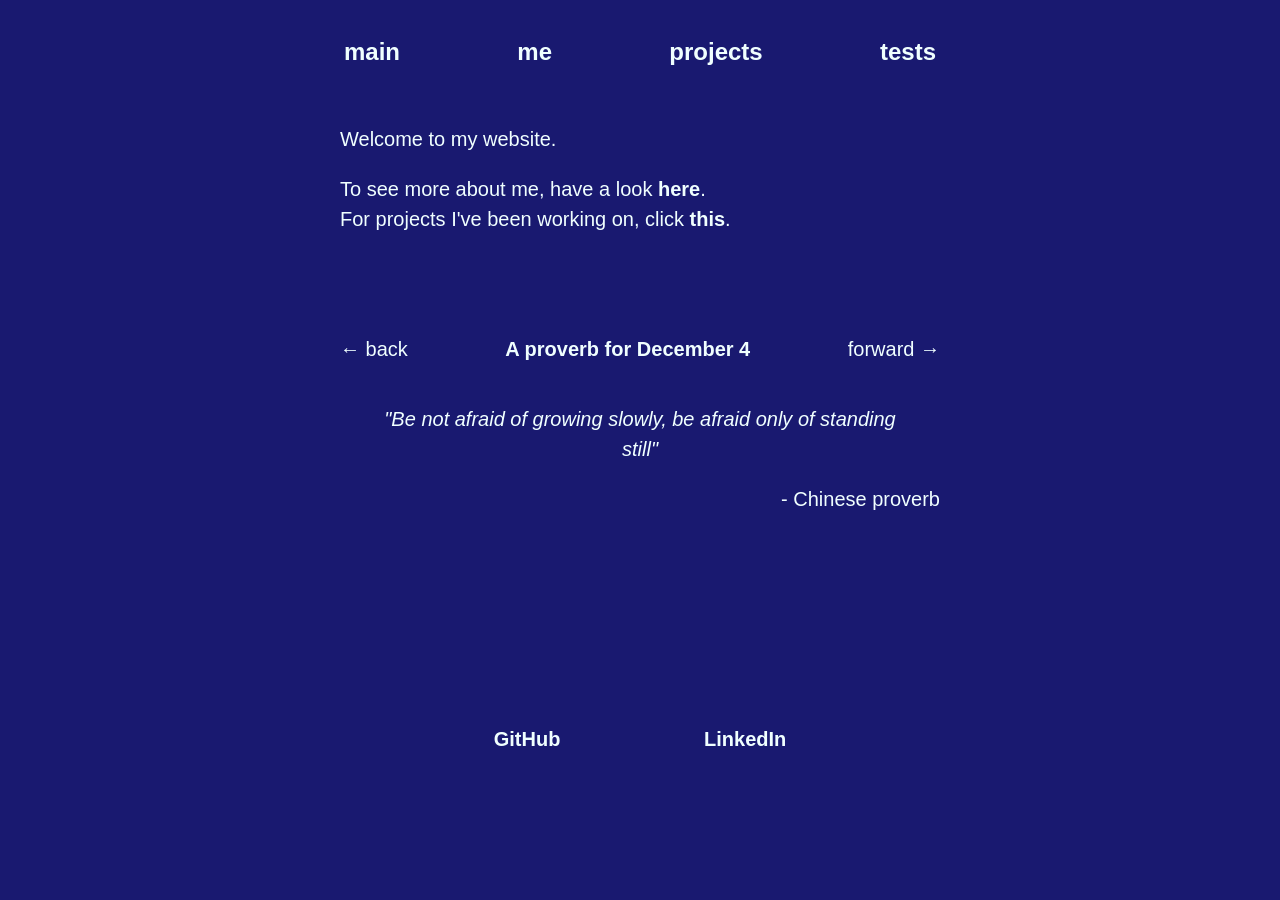
<file: index.html>
<!doctype html>
<html lang="en-US">
  <head>
    <meta charset="utf-8" />
    <meta name="viewport" content="width=device-width">
    <meta name="author" content="Daniel Duncanson" />
    <meta name="description" content="I'm Daniel. This is my website." />
    
    <link rel="icon" href="https://danielduncanson12.github.io/test_logo.png" />
    <link rel="apple-touch-icon" href="https://danielduncanson12.github.io/test_logo.png" />

    <meta property="og:image" content="https://danielduncanson12.github.io/test_logo.png">
    <meta property="og:description" content="Not a whole lot going on here. Welcome.">
    <meta property="og:title" content="Daniel Duncanson's personal website">

    <script defer src="quotes/quote_script.js"></script>

    <link href="style.css" rel="stylesheet" />

    <link rel="icon" href="https://danielduncanson12.github.io/test_logo.png" />

    <title> Daniel Duncanson </title>
  </head>



<body class="page_style">

  <header>
    <nav class="nav_style">
      <a href="index.html">Main</a> 
      <a href="me.html">Me</a> 
      <a href="projects.html">Projects</a>
      <a href="tests.html">Tests</a>
    </nav>
  </header>


  <!-- <h2> <strong> Me in 10 seconds. </strong></h2>   -->

  <p> 
    Welcome to my website.
  </p>

  <p> 
    To see more about me, have a look <a href="me.html">here</a>. <br>
    For projects I've been working on, click <a href="projects.html">this</a>.
  </p>



  <!-- Quote of the day -->

  <ul class="quotenav"> 
    <li id="yesterday"> <a> &larr; back </a> </li>
    <li id="quoteheader"> </li>
    <li id="tomorrow"> <a> forward &rarr; </a> </li> 
  </ul>
  <blockquote id="quotetext"> Quote incoming! </blockquote>
  <p id="quoteauthor"> Author </p>



    <footer> 
      <ul> 
        <li> <a href = "https://github.com/danielduncanson12"> GitHub </a> </li>
        <li> <a href="https://www.linkedin.com/in/daniel-duncanson/"> LinkedIn </a> </li>
      </ul>
    </footer>
  </body>
</html>
</file>
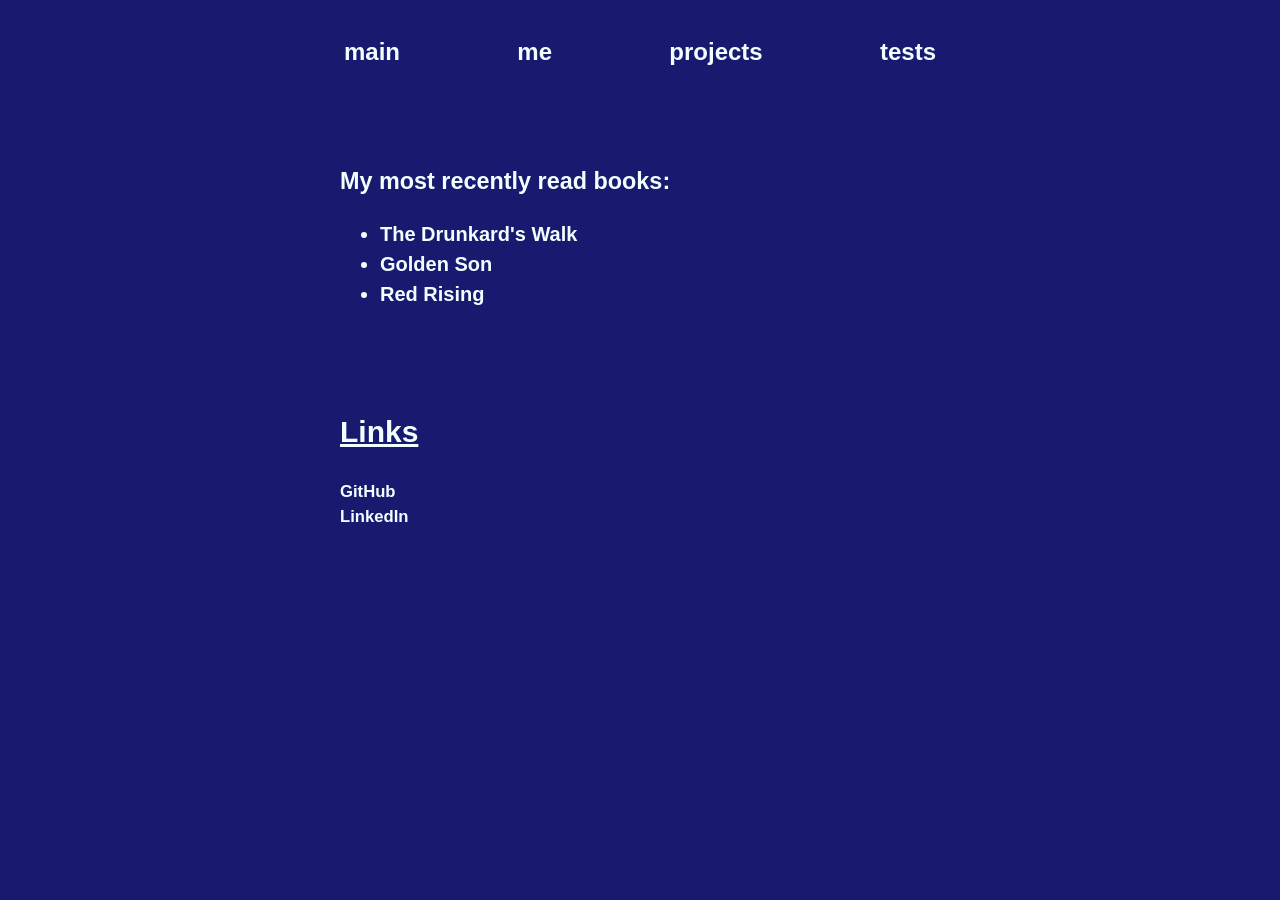
<file: books.html>
<!doctype html>
<html lang="en-US">
  <head>
    <meta charset="utf-8" />
    <meta name="viewport" content="width=device-width">
    <meta name="author" content="Daniel Duncanson" />
    <meta name="description" content="I'm Daniel. This is my website." />
    
    <link rel="icon" href="https://danielduncanson12.github.io/test_logo.png" />
    <link rel="apple-touch-icon" href="https://danielduncanson12.github.io/test_logo.png" />

    <meta property="og:image" content="https://danielduncanson12.github.io/test_logo.png">
    <meta property="og:description" content="Not a whole lot going on here. Welcome.">
    <meta property="og:title" content="Daniel Duncanson's personal website">

    <script defer src="quotes/quote_script.js"></script>

    <link href="style.css" rel="stylesheet" />

    <link href="books_style.css" rel="stylesheet" /> 

    <link rel="icon" href="https://danielduncanson12.github.io/test_logo.png" />

    <title> Books </title>
  </head>



<body class="page_style">

  <header>
    <nav class="nav_style">
      <a href="index.html">Main</a> 
      <a href="me.html">Me</a> 
      <a href="projects.html">Projects</a>
      <a href="tests.html">Tests</a>
    </nav>
  </header>

    <h3> My most recently read books: </h3>
    <ul>
        <li><a href="books/drunkards-walk.html"> The Drunkard's Walk</a></li>
        <li><a href="books/golden-son.html"> Golden Son</a></li>
        <li><a href="books/red-rising.html"> Red Rising</a></li>
    </ul>



    <footer> 
      <h2> <u> Links </u> </h2>
      <p> 
        <a href = "https://github.com/danielduncanson12"> GitHub </a><br>
        <a href="https://www.linkedin.com/in/daniel-duncanson/"> LinkedIn </a>
      </p>
    </footer>

  </body>
</html>
</file>
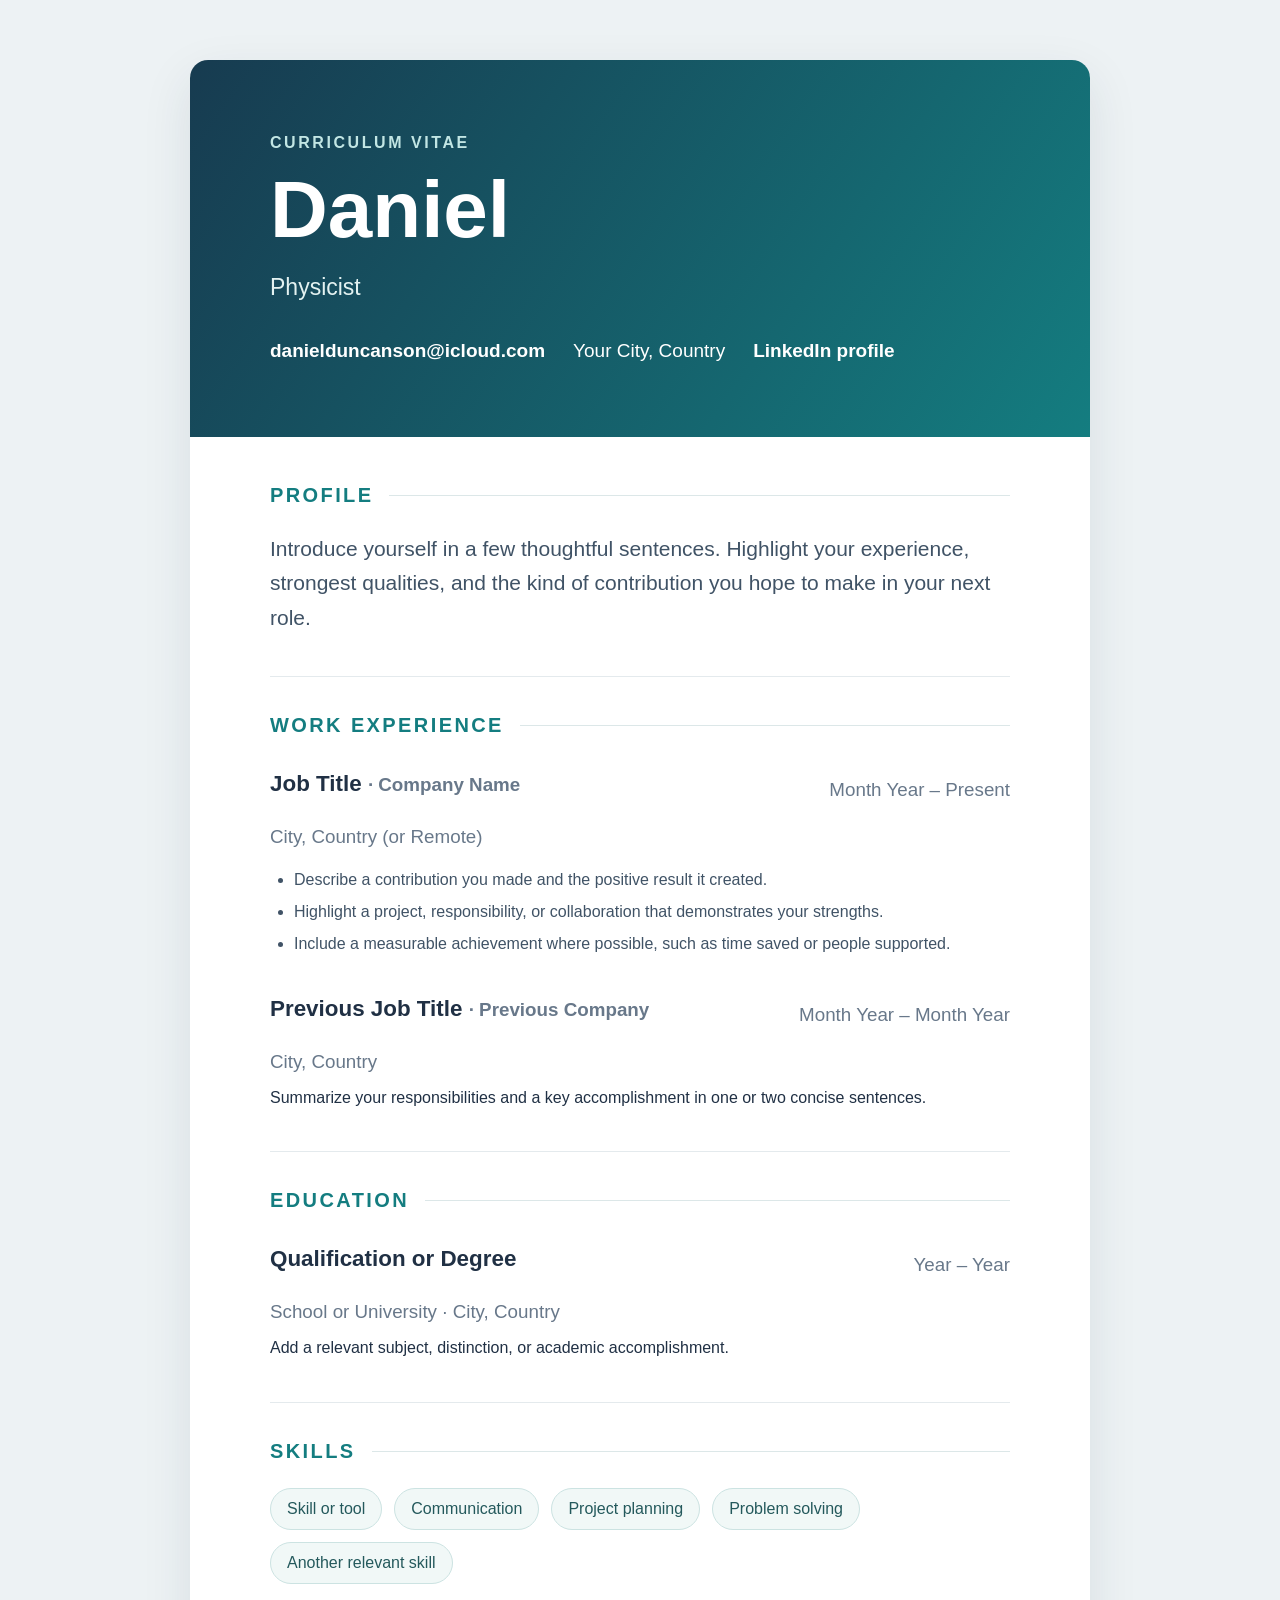
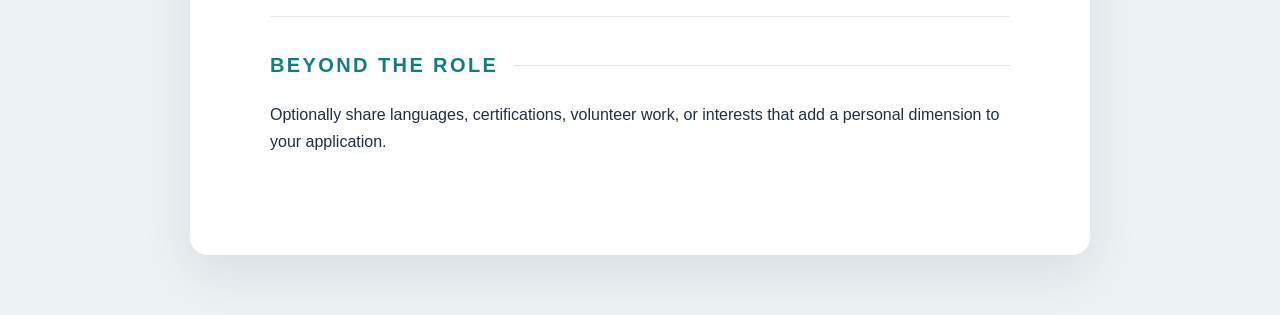
<file: cv.html>
<!DOCTYPE html>
<html lang="en">
<head>
	<meta charset="UTF-8">
	<meta name="viewport" content="width=device-width, initial-scale=1.0">
	<meta name="description" content="Professional CV for Your Name.">
	<title>Your Name | CV</title>
	<link rel="stylesheet" href="style.css">
	<style>
		:root { --ink: #203044; --muted: #68788a; --accent: #147d80; --paper: #fff; }
		* { box-sizing: border-box; }
		body { margin: 0; padding: 3rem 1rem; background: #edf2f4; color: var(--ink); font: 16px/1.65 "Segoe UI", Arial, sans-serif; }
		.cv { max-width: 900px; margin: auto; overflow: hidden; background: var(--paper); border-radius: 18px; box-shadow: 0 18px 50px #2030441a; }
		header { padding: 3.5rem 4rem; color: #fff; background: linear-gradient(125deg, #173b50, #147d80); }
		.kicker { margin: 0 0 .5rem; color: #c2e6e4; font-size: .8rem; font-weight: 700; letter-spacing: .16em; text-transform: uppercase; }
		h1 { margin: 0; font-size: clamp(2.6rem, 7vw, 4rem); line-height: 1.1; }
		.tagline { margin: .75rem 0 1.4rem; color: #e3f2f1; font-size: 1.15rem; }
		.contact { display: flex; flex-wrap: wrap; gap: .4rem 1.4rem; margin: 0; font-size: .95rem; }
		.contact a { color: white; text-underline-offset: 3px; }
		main { padding: .5rem 4rem 3rem; }
		section { padding: 1.6rem 0; border-bottom: 1px solid #e4eaed; }
		section:last-child { border-bottom: 0; }
		h2 { display: flex; align-items: center; gap: .8rem; margin: 0 0 1rem; color: var(--accent); font-size: 1rem; letter-spacing: .12em; text-transform: uppercase; }
		h2::after { height: 1px; flex: 1; background: #dce7e8; content: ""; }
		h3 { margin: 0; font-size: 1.12rem; }
		p { margin: .4rem 0; }
		.profile { max-width: 70ch; color: #405366; font-size: 1.05rem; }
		.entry { margin: 1.2rem 0 1.5rem; }
		.entry:last-child { margin-bottom: 0; }
		.entry-top { display: flex; flex-wrap: wrap; justify-content: space-between; gap: .2rem 1rem; }
		.meta { color: var(--muted); font-size: .94rem; }
		ul { margin: .6rem 0 0; padding-left: 1.2rem; color: #405366; }
		li { padding: .15rem 0; }
		.skills { display: flex; flex-wrap: wrap; gap: .6rem; margin: 0; padding: 0; list-style: none; }
		.skills li { padding: .35rem .8rem; border: 1px solid #cce3e2; border-radius: 999px; background: #f1f8f7; color: #24595c; }
		@media (max-width: 600px) { body { padding: 1rem .5rem; } header { padding: 2.5rem 1.5rem; } main { padding: .5rem 1.5rem 2rem; } .cv { border-radius: 12px; } }
		@media print { body { padding: 0; background: #fff; } .cv { max-width: none; box-shadow: none; } header { print-color-adjust: exact; -webkit-print-color-adjust: exact; } }
	</style>
</head>
<body>
	<div class="cv">
		<header>
			<p class="kicker">Curriculum vitae</p>
			<h1>Daniel</h1>
			<p class="tagline">Physicist</p>
			<p class="contact">
				<a href="mailto:you@example.com">danielduncanson@icloud.com</a>
				<span>Your City, Country</span>
				<a href="https://www.linkedin.com/in/daniel-duncanson">LinkedIn profile</a>
			</p>
		</header>
		<main>
			<section aria-labelledby="profile-title">
				<h2 id="profile-title">Profile</h2>
				<p class="profile">Introduce yourself in a few thoughtful sentences. Highlight your experience, strongest qualities, and the kind of contribution you hope to make in your next role.</p>
			</section>
			<section aria-labelledby="experience-title">
				<h2 id="experience-title">Work experience</h2>
				<article class="entry">
					<div class="entry-top"><h3>Job Title <span class="meta">· Company Name</span></h3><p class="meta">Month Year – Present</p></div>
					<p class="meta">City, Country (or Remote)</p>
					<ul>
						<li>Describe a contribution you made and the positive result it created.</li>
						<li>Highlight a project, responsibility, or collaboration that demonstrates your strengths.</li>
						<li>Include a measurable achievement where possible, such as time saved or people supported.</li>
					</ul>
				</article>
				<article class="entry">
					<div class="entry-top"><h3>Previous Job Title <span class="meta">· Previous Company</span></h3><p class="meta">Month Year – Month Year</p></div>
					<p class="meta">City, Country</p>
					<p>Summarize your responsibilities and a key accomplishment in one or two concise sentences.</p>
				</article>
			</section>
			<section aria-labelledby="education-title">
				<h2 id="education-title">Education</h2>
				<article class="entry">
					<div class="entry-top"><h3>Qualification or Degree</h3><p class="meta">Year – Year</p></div>
					<p class="meta">School or University · City, Country</p>
					<p>Add a relevant subject, distinction, or academic accomplishment.</p>
				</article>
			</section>
			<section aria-labelledby="skills-title">
				<h2 id="skills-title">Skills</h2>
				<ul class="skills">
					<li>Skill or tool</li><li>Communication</li><li>Project planning</li><li>Problem solving</li><li>Another relevant skill</li>
				</ul>
			</section>
			<section aria-labelledby="more-title">
				<h2 id="more-title">Beyond the role</h2>
				<p>Optionally share languages, certifications, volunteer work, or interests that add a personal dimension to your application.</p>
			</section>
		</main>
	</div>
</body>
</html>
</file>
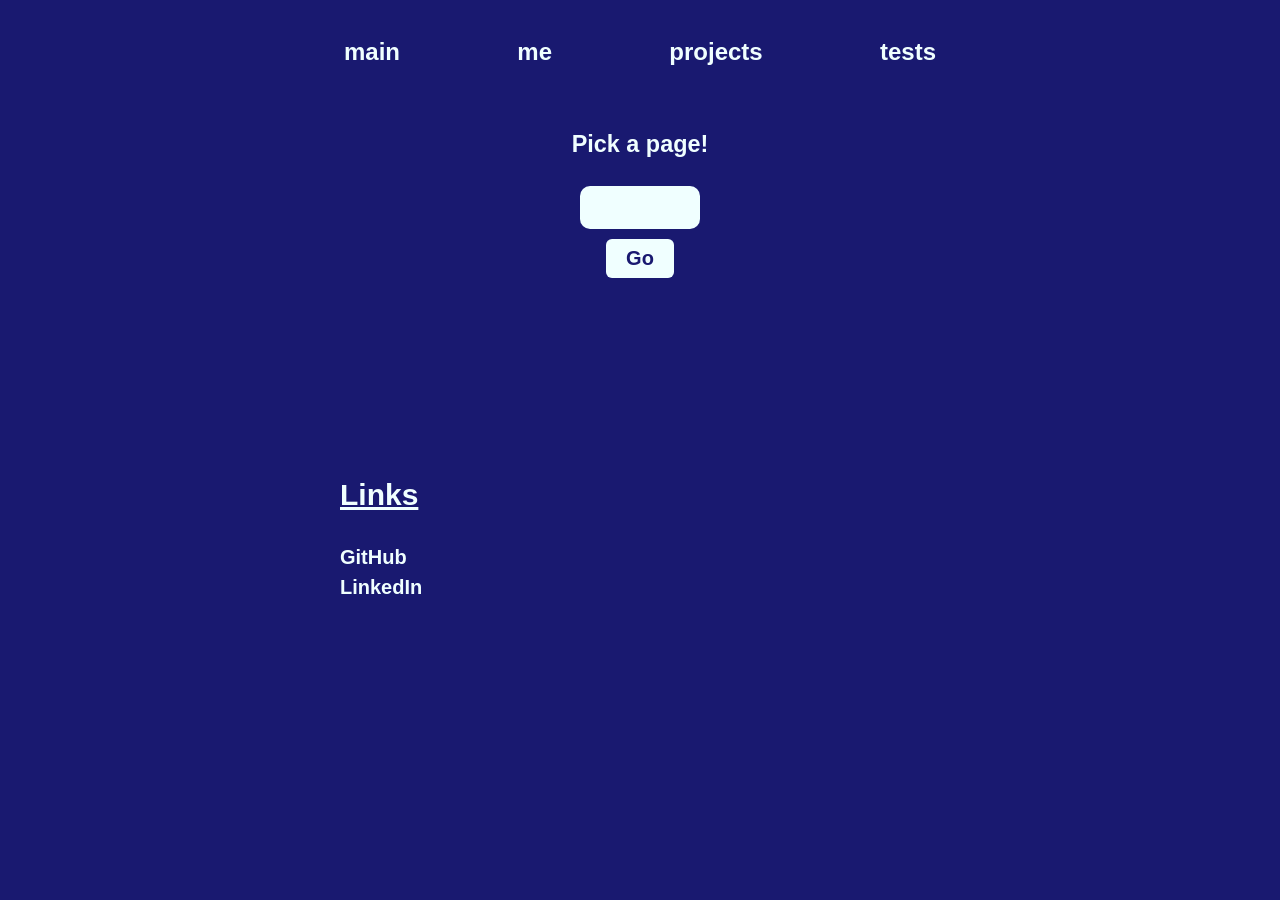
<file: flashcards.html>
<!doctype html>
<html lang="en-US">
  <head>
    <meta charset="utf-8" />
    <meta name="viewport" content="width=device-width">
    <meta name="author" content="Daniel Duncanson" />
    <meta name="description" content="This is my website." />
    
    <link rel="icon" href="https://danielduncanson12.github.io/test_logo.png" />
    <link rel="apple-touch-icon" href="https://danielduncanson12.github.io/test_logo.png" />

    <meta property="og:image" content="https://danielduncanson12.github.io/test_logo.png">
    <meta property="og:description" content="Not a whole lot going on here. Welcome.">
    <meta property="og:title" content="Daniel Duncanson's personal website">

    <script defer src="flashcards/flashcards.js"></script>

    <link href="style.css" rel="stylesheet" />
    <link href="flashcards/flashcards_style.css" rel="stylesheet" />

    <link rel="icon" href="https://danielduncanson12.github.io/flashcards/harry_surprised.png" />

    <title> Yer a wizard Harry! </title>
  </head>



<body class="page_style">

  <header>
    <nav class="nav_style">
      <a href="index.html">Main</a> 
      <a href="me.html">Me</a> 
      <a href="projects.html">Projects</a>
      <a href="tests.html">Tests</a>
    </nav>
  </header>


  <!-- <h2> <strong> Me in 10 seconds. </strong></h2>   -->



<form id="pgnrForm">
  <h3> Pick a page!</h3>
  <input type="number" id="pgnr"> <br>
  <input type="submit" value="Go">
</form>

<div id="vocab-title"> </div>

<div id="vocab-cards"> </div>

<div id="button-container"> </div>

<p id="page-text"> </p>



    <footer> 
      <h2> <u> Links </u> </h2>
      <p> 
        <a href = "https://github.com/danielduncanson12"> GitHub </a><br>
        <a href="https://www.linkedin.com/in/daniel-duncanson/"> LinkedIn </a>
      </p>
    </footer>

  </body>
</html>
</file>
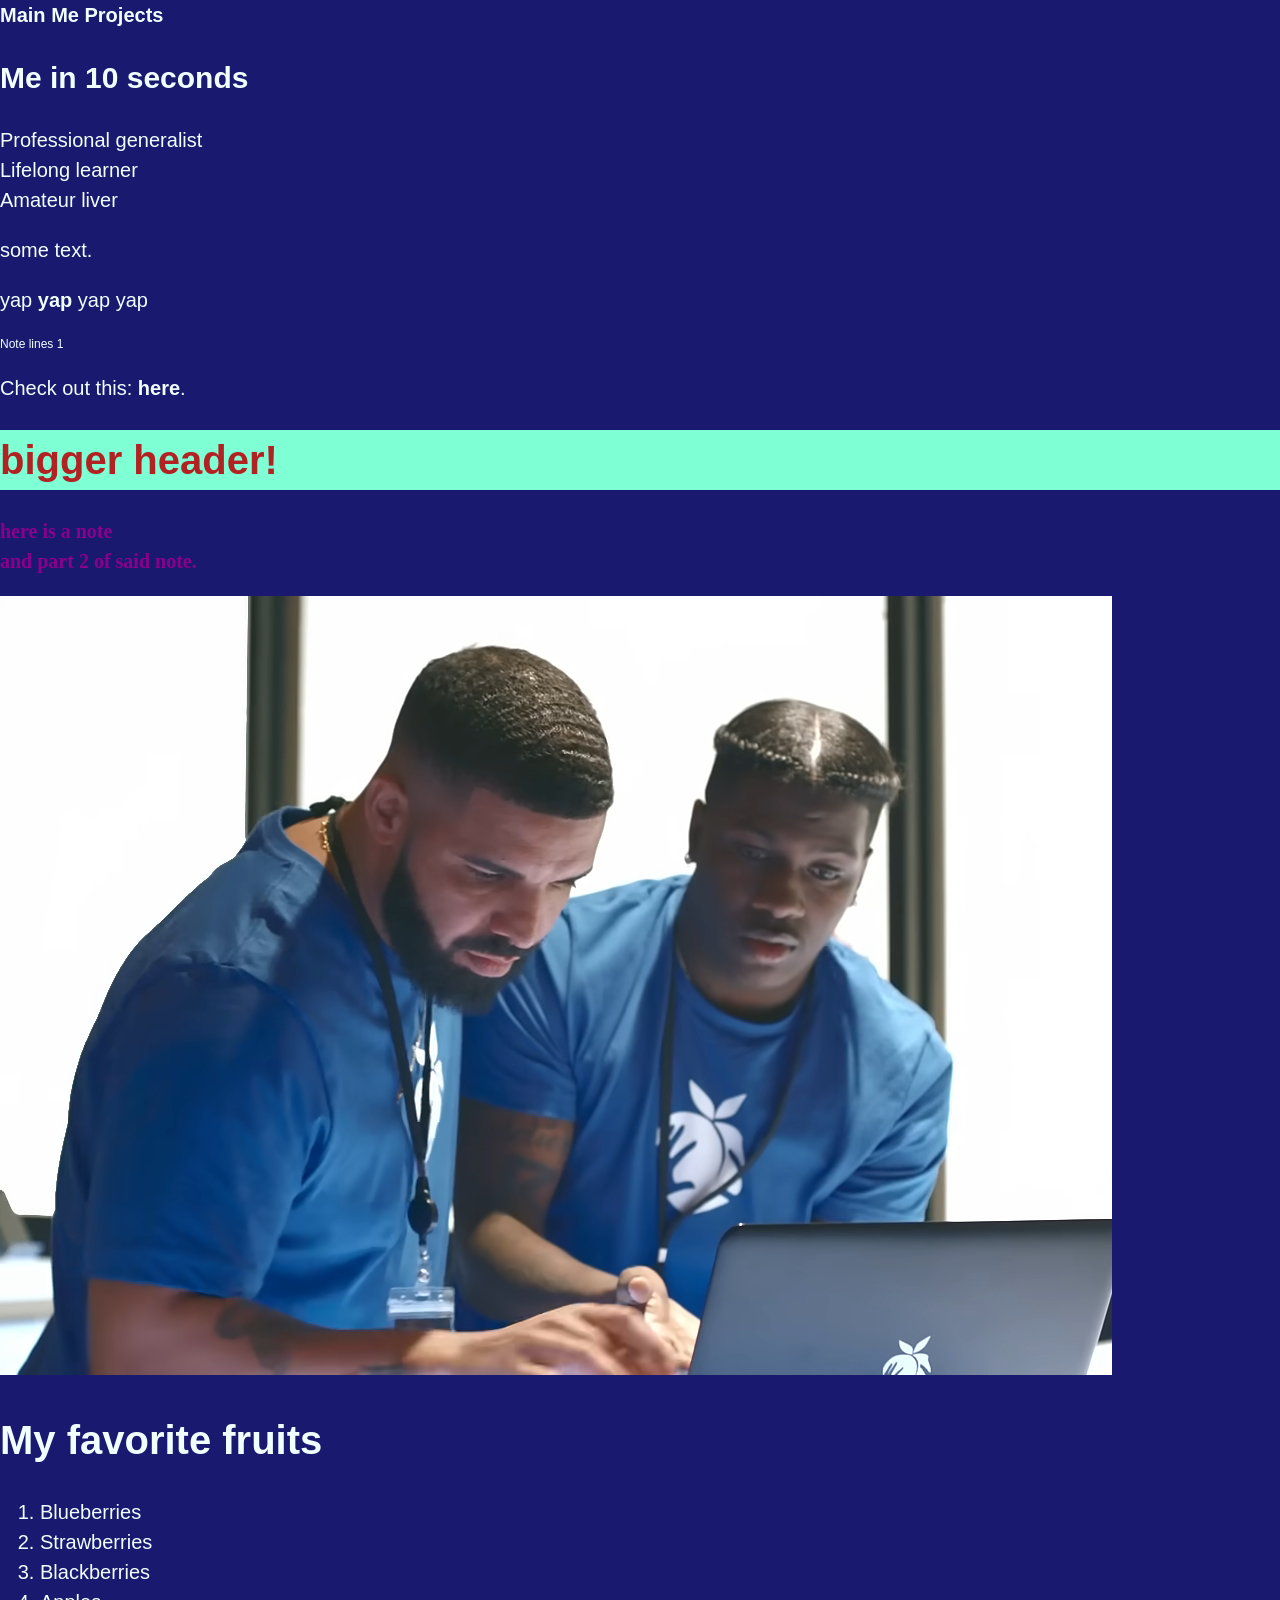
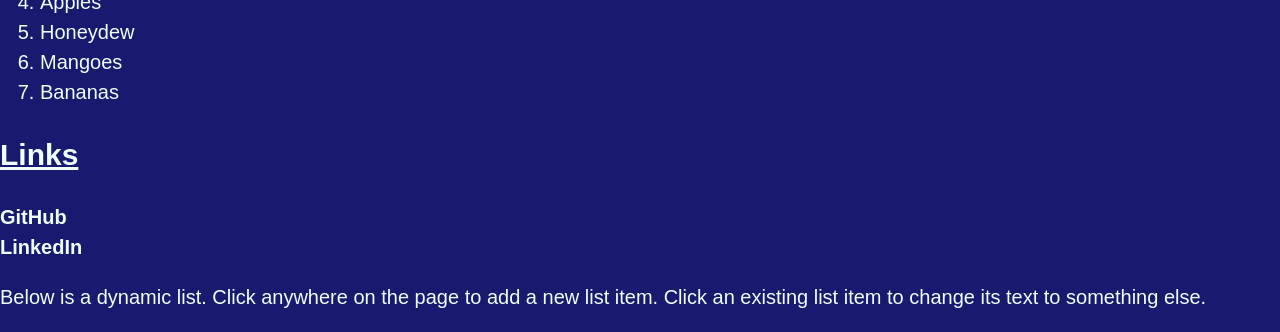
<file: index copy 2.html>
<!doctype html>
<html lang="en-US">
  <head>
    <meta charset="utf-8" />
    <meta name="viewport" content="width=device-width">

    <meta name="author" content="Daniel" />
    <meta name="description" content="Example description of my webpage. shows up in google description." />
    
    <link rel="icon" href="https://danielduncanson12.github.io/test_logo.png" />
    <link rel="apple-touch-icon" href="https://danielduncanson12.github.io/test_logo.png" />

    <script src="javafile.js" defer></script>

    <meta property="og:image" content="https://developer.mozilla.org/mdn-social-share.png">
    <meta property="og:description" content="This is an example page to demonstrate usage of metadata on web pages.">
    <meta property="og:title" content="Metadata; The HTML &lt;head&gt;, on MDN">


    <link href="style.css" rel="stylesheet" />

    <link rel="icon" href="https://danielduncanson12.github.io/test_logo.png" />

    <title> Test title </title>
  </head>

<nav>
    <a href="index.html">Main</a> 
    <a href="cv.html">Me</a> 
    <a href="projects.html">Projects</a>
</nav>

<header>
 
  <h2> <strong> Me in 10 seconds </strong></h2>
  <p> 
    Professional generalist <br>
    Lifelong learner <br>
    Amateur liver
  </p>

</header>




  <body>
    <p>some text. <p>
    yap <strong> yap </strong> yap yap </p>

    <div>
        <p style="font-size: 12px;">Note lines 1</p>
        <p>Check out this: <a href="https://developer.mozilla.org/en-US/docs/Learn_web_development/Core/Styling_basics/Getting_started">here</a>.</p>
    </div>

    <!-- <p>   Sample comment    </p> -->

    <h1 style="color: firebrick; background-color: aquamarine;">bigger header!</h1>
    <p class='note'> here is a note <br> and part 2 of said note.</p>

    <img src="https://danielduncanson12.github.io/test_logo.png" alt="Long description of 2 goats" title="drizzy helps out yachty"> 

    <!-- <script src="javafile.js"></script> -->


    <h1>My favorite fruits</h1>

    <ol>
        <li>Blueberries</li>
        <li>Strawberries</li>
        <li>Blackberries</li>
        <li>Apples</li>
        <li>Honeydew</li>
        <li>Mangoes</li>
        <li>Bananas</li>
    </ol>


  </body>

<footer> 
  <h2> <u> Links </u> </h2>
  <p> 
    <a href = "https://github.com/danielduncanson12"> GitHub </a><br>
    <a href="https://www.linkedin.com/in/daniel-duncanson/"> LinkedIn </a>
  </p>
</footer>

</html>
</file>
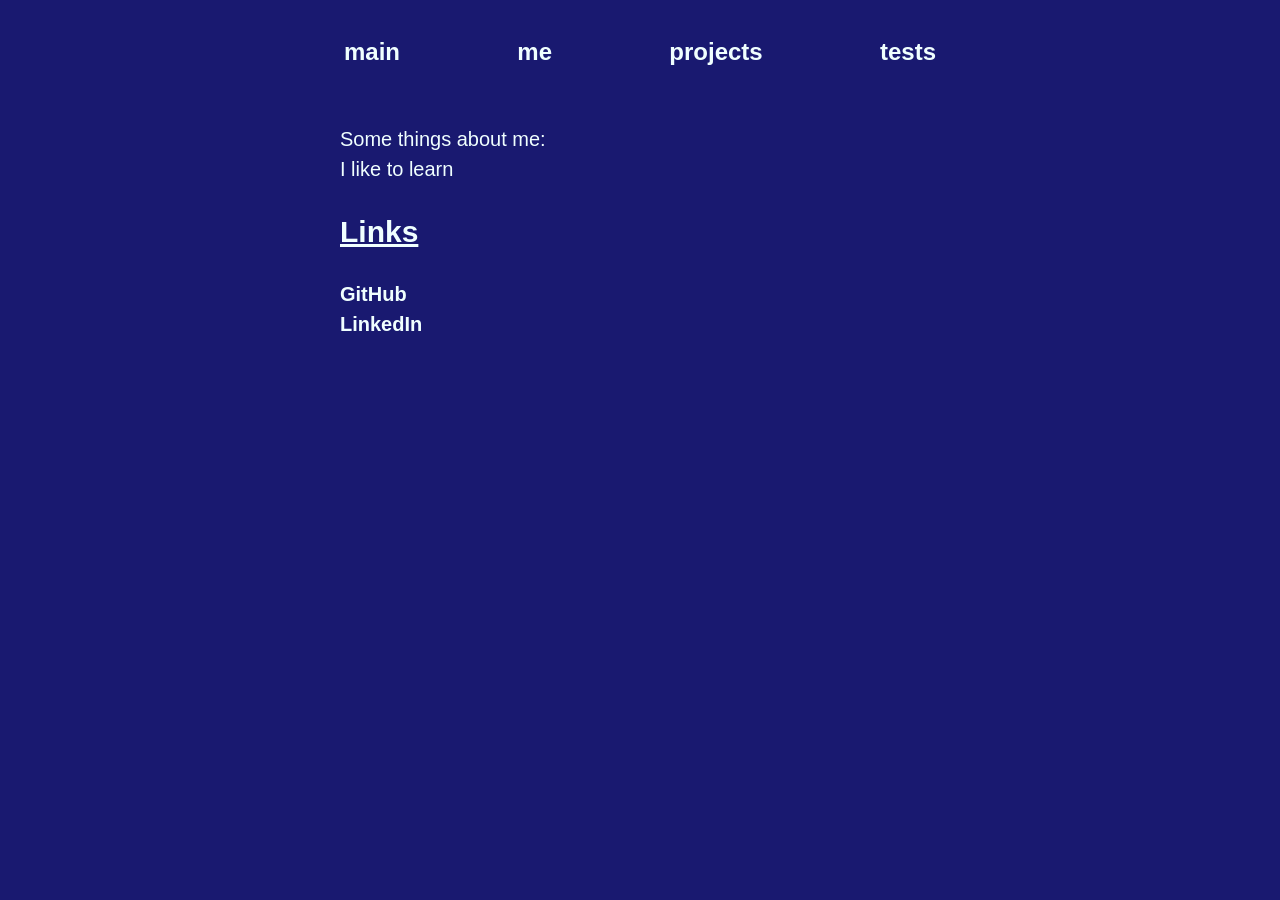
<file: me.html>
<!doctype html>
<html lang="en-US">
  <head>
    <meta charset="utf-8" />
    <meta name="viewport" content="width=device-width">
    <meta name="author" content="Daniel Duncanson" />
    <meta name="description" content="I'm Daniel. This is my website." />
    
    <link rel="icon" href="https://danielduncanson12.github.io/test_logo.png" />
    <link rel="apple-touch-icon" href="https://danielduncanson12.github.io/test_logo.png" />

    <meta property="og:image" content="https://danielduncanson12.github.io/test_logo.png">
    <meta property="og:description" content="Not a whole lot going on here. Welcome.">
    <meta property="og:title" content="Daniel Duncanson's personal website">

    <script defer src="quotes/quote_script.js"></script>

    <link href="style.css" rel="stylesheet" />

    <link rel="icon" href="https://danielduncanson12.github.io/test_logo.png" />

    <title> Me </title>
  </head>




<body class="page_style">

  <header>
    <nav class="nav_style">
      <a href="index.html">Main</a> 
      <a href="me.html">Me</a> 
      <a href="projects.html">Projects</a>
      <a href="tests.html">Tests</a>
    </nav>
  </header>


  <!-- <h2> <strong> Me in 10 seconds. </strong></h2>   -->

  <p> 
    Some things about me: <br>
    I like to learn
  </p>

    <footer> 
      <h2> <u> Links </u> </h2>
      <p> 
        <a href = "https://github.com/danielduncanson12"> GitHub </a><br>
        <a href="https://www.linkedin.com/in/daniel-duncanson/"> LinkedIn </a>
      </p>
    </footer>

  </body>
</html>
</file>
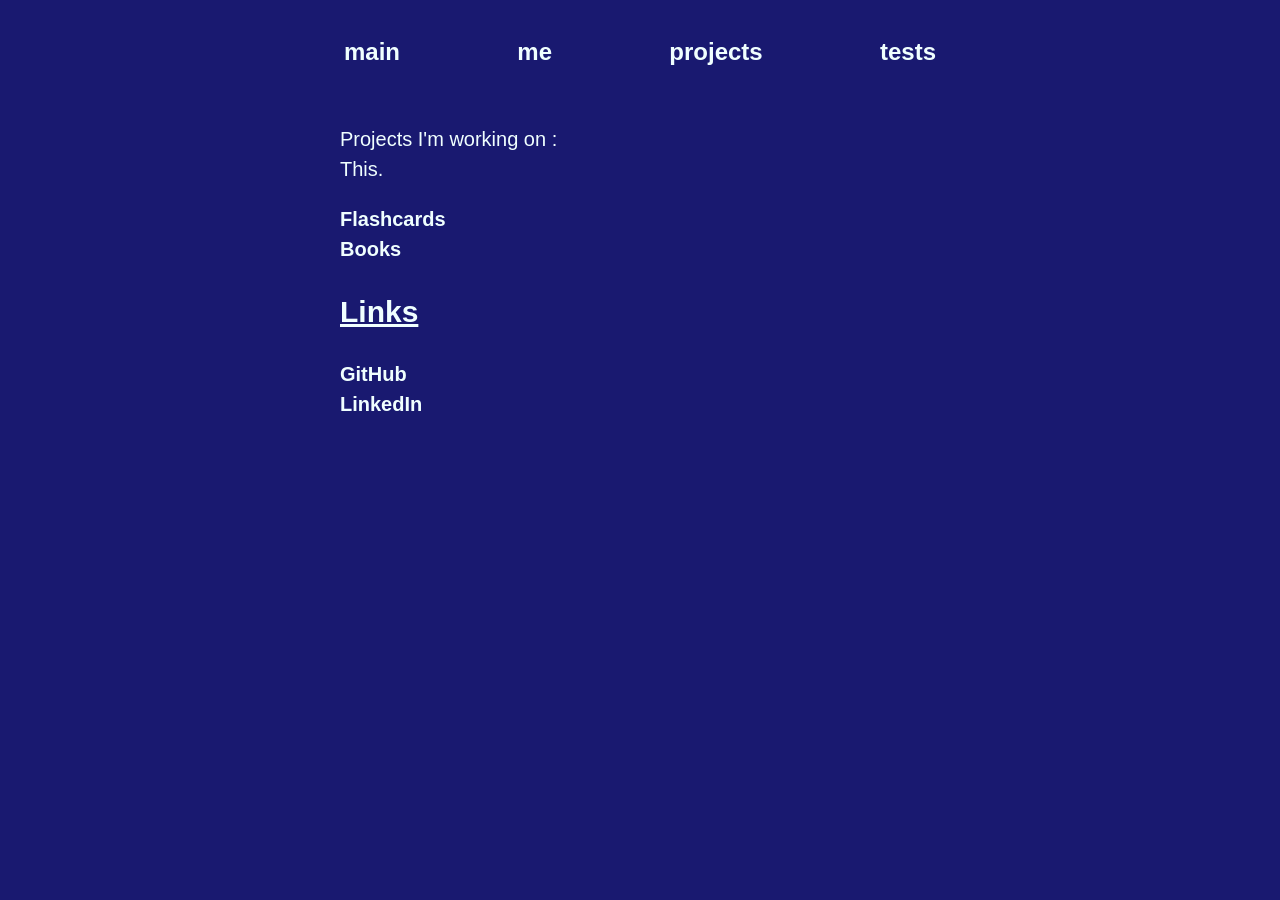
<file: projects.html>
<!doctype html>
<html lang="en-US">
  <head>
    <meta charset="utf-8" />
    <meta name="viewport" content="width=device-width">
    <meta name="author" content="Daniel Duncanson" />
    <meta name="description" content="I'm Daniel. This is my website." />
    
    <link rel="icon" href="https://danielduncanson12.github.io/test_logo.png" />
    <link rel="apple-touch-icon" href="https://danielduncanson12.github.io/test_logo.png" />

    <meta property="og:image" content="https://danielduncanson12.github.io/test_logo.png">
    <meta property="og:description" content="Not a whole lot going on here. Welcome.">
    <meta property="og:title" content="Daniel Duncanson's personal website">

    <script defer src="quotes/quote_script.js"></script>

    <link href="style.css" rel="stylesheet" />

    <link rel="icon" href="https://danielduncanson12.github.io/test_logo.png" />

    <title> Projects </title>
  </head>



<body class="page_style">

  <header>
    <nav class="nav_style">
      <a href="index.html">Main</a> 
      <a href="me.html">Me</a> 
      <a href="projects.html">Projects</a>
      <a href="tests.html">Tests</a>
    </nav>
  </header>


  <!-- <h2> <strong> Me in 10 seconds. </strong></h2>   -->

  <p> 
    Projects I'm working on : <br>
    This.
  </p>

  <a href="flashcards.html"> Flashcards <br> </a>

  <a href="books.html"> Books </a>


    <footer> 
      <h2> <u> Links </u> </h2>
      <p> 
        <a href = "https://github.com/danielduncanson12"> GitHub </a><br>
        <a href="https://www.linkedin.com/in/daniel-duncanson/"> LinkedIn </a>
      </p>
    </footer>

  </body>
</html>
</file>
<file: style.css>
html, body {
  background-color:midnightblue;
  font-size: 20px;
  color: azure;
  font-family: Verdana, Geneva, Tahoma, sans-serif;
  line-height: 1.5;
  margin: 0;
  padding: 0;
}

.page_style {
  max-width: 600px;
  width: 90%;
  margin: 0 auto;
}



.nav_style {
    display: flex;
    justify-content: space-between; 
    align-items: center;
    padding: 1.5rem 0;
}

.nav_style a{
    text-decoration: none;
    text-transform: lowercase;
    font-weight:bold;
    font-size: 1.2rem;
    transition: color 1s ease;
    padding: 0.2rem;
}

.nav_style a:hover {
    color: midnightblue;
    background-color: azure;
    border-radius: 10px 10px;
}

a {
  text-decoration: none;
  font-weight: bold;
  transition: color 0.1s ease;
  color: azure;
}

a:hover { 
  color:midnightblue;
  background-color: azure;
  border-radius: 5px;
}

.quotenav{
  margin-top: 5rem;
  margin-bottom: 2rem;
  text-align: center;
  display: flex;
  list-style: none;
  justify-content: space-between;
  padding: 0;
}

#quoteheader{
  font-weight: bold;

}

.quotenav a{
  cursor: pointer;
  font-weight: normal;
}

#quotetext{
  font-style: italic;
  text-align: center;
  white-space: pre-line;
}

#quoteauthor{
  text-align: right;
  margin-bottom: 5rem;
}


.note {
  color:darkmagenta;
  font-family: Georgia, 'Times New Roman', Times, serif;
  font-weight: 800;
}

footer ul{
  margin-top: 10rem;
  text-align: center;
  display: flex;
  list-style: none;
  justify-content:space-evenly;
  padding: 0.5rem;
}
</file>
<file: books_style.css>
p {
    font-size:smaller;
}

h3{
    margin-bottom: 0;
    margin-top: 3rem;
}

h4{
    margin-bottom: 1rem;
    margin-top: 0;
    font-style: italic;
}

ul{
    margin-bottom: 5rem;
}
</file>
<file: flashcards/flashcards_style.css>
#vocab-cards {
  display: grid;
  grid-template-columns: auto auto auto;
  padding: 0px;
  gap: 20px;
  align-items: center;
}

#vocab-cards >div {
    background: azure;
    border-radius: 5px;
    align-items: center;
    text-align: center;
    cursor: pointer;
    transition: transform 2s box-shadow 2s ease;
    box-shadow: 1;
}

#vocab-cards p{
    font-size: small;
    line-height: 1.5;
    font-size: 0.5rem;
    color: midnightblue
}

#vocab-cards a{
    font-size: 0.8rem;
    color: midnightblue;
}

#vocab-cards a:hover::after{
    content: attr(translation);
    position:absolute;
    transform: translate(-100%, 250%);
    transition: all 5s ease;
    font-size: 0.4rem;
    color:azure;
}

#page-text {
    white-space: pre-wrap;
    font-size: 0.75rem;
    line-height: 1.2rem;
    margin-top: 50px;
    margin-bottom: 50px
}

#vocab-title{
    text-align: center;
    font-weight:bold;
    margin: 20px
}

#pgnrForm{
    align-items: center;
    text-align: center;
    align-self: center;
}

#pgnr{
    padding:10px;
    border-radius: 10px;
    background-color: azure;
    border-color: azure;
    border: none;
    outline: none;
    text-align: center;
    font-family: Verdana, Geneva, Tahoma, sans-serif;
    font-size: 1rem;
    color: midnightblue;
    font-weight: bold;
    width:100px;
}


#pgnrForm input[type="submit"] {
    background-color: azure;
    color: midnightblue;
    font-size: 1rem;
    font-family: Verdana, Geneva, Tahoma, sans-serif;
    border: none;
    border-radius: 6px;
    cursor: pointer;
    transition: background-color 0.2s ease, transform 0.1s ease;
    font-weight: bold;
    transition: color 0.1s ease;
    padding: 8px 20px;
    margin: 10px;
    margin-bottom: 50px;
}


#open-all-button{
    background-color: azure;
    color: midnightblue;
    font-size: 1rem;
    font-family: Verdana, Geneva, Tahoma, sans-serif;
    border: none;
    border-radius: 6px;
    cursor: pointer;
    transition: background-color 0.2s ease, transform 0.1s ease;
    font-weight: bold;
    transition: color 0.1s ease;
    padding: 8px 20px;
    margin: 10px;
    margin-bottom: 50px;
}
</file>
